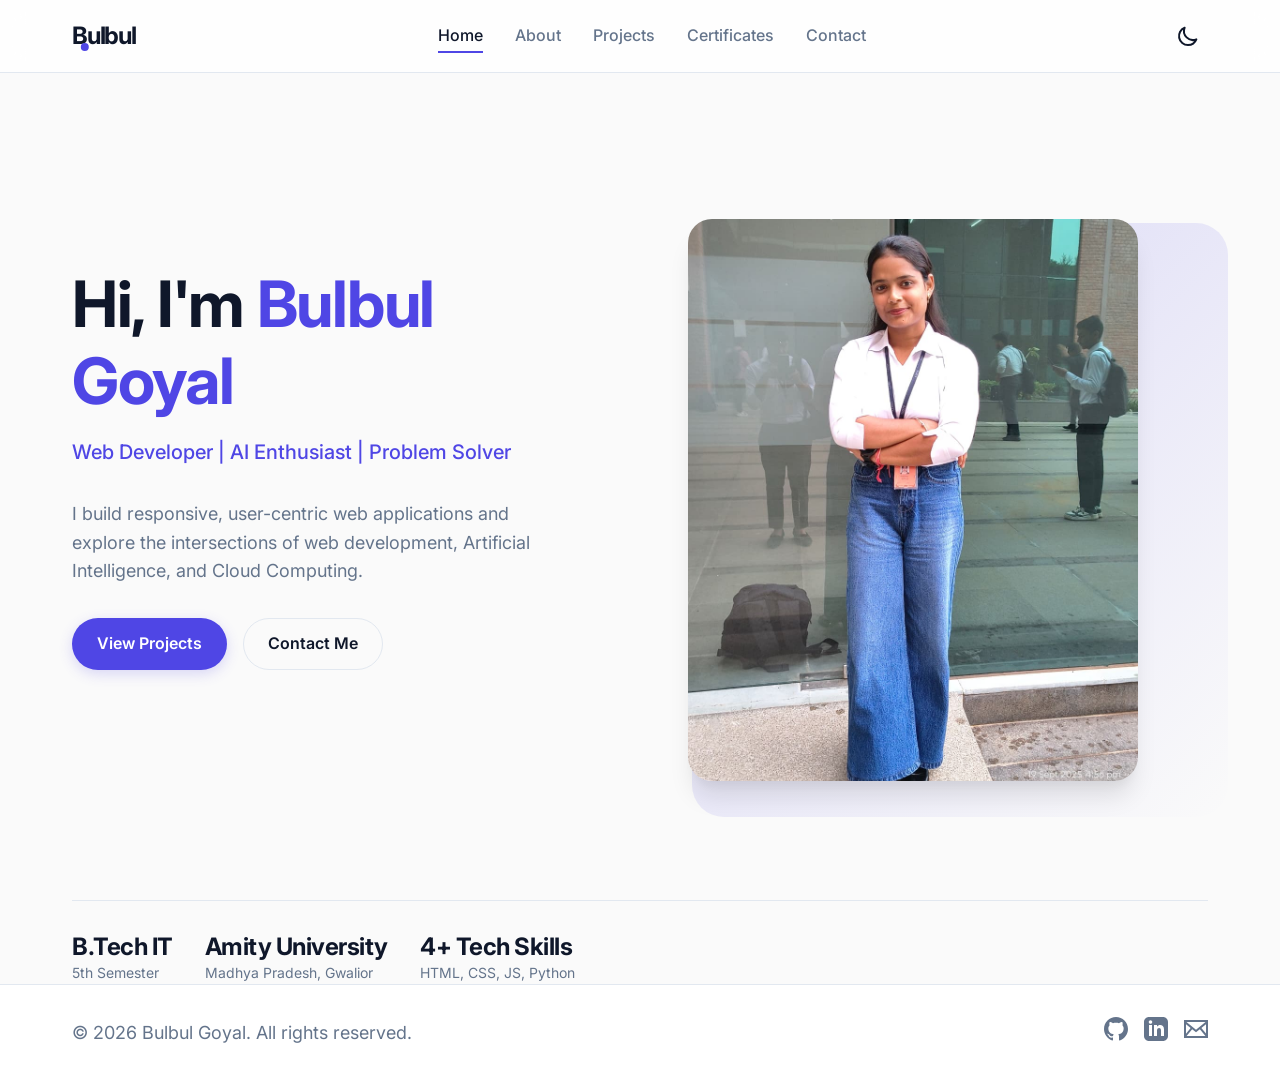
<file: index.html>
<!DOCTYPE html>
<html lang="en">
<head>
    <meta charset="UTF-8">
    <meta name="viewport" content="width=device-width, initial-scale=1.0">
    <title>Bulbul Goyal | Web Developer & AI Enthusiast</title>
    <meta name="description" content="Portfolio of Bulbul Goyal, a B.Tech IT student and Web Developer specializing in Python, HTML, CSS, JavaScript and AI.">
    <meta name="keywords" content="Bulbul Goyal, Web Developer, Portfolio, Python, JavaScript, HTML, CSS, AI, Amity University">
    <meta name="author" content="Bulbul Goyal">
    
    <!-- Open Graph tags -->
    <meta property="og:title" content="Bulbul Goyal | Web Developer">
    <meta property="og:description" content="Portfolio of Bulbul Goyal, specializing in web development and problem solving.">
    <meta property="og:type" content="website">
    
    <link rel="stylesheet" href="style.css">
</head>
<body>

    <!-- Header / Navbar -->
    <header>
        <div class="container nav-container">
            <a href="index.html" class="logo" aria-label="Bulbul Goyal Home">Bulbul</a>
            
            <nav id="nav-links" class="nav-links" aria-label="Main Navigation">
                <a href="index.html" class="active" aria-current="page">Home</a>
                <a href="about.html">About</a>
                <a href="projects.html">Projects</a>
                <a href="certificates.html">Certificates</a>
                <a href="contact.html">Contact</a>
            </nav>
            
            <div style="display: flex; gap: 1rem; align-items: center;">
                <button id="theme-toggle" class="theme-toggle" aria-label="Toggle Light/Dark Mode" title="Toggle Theme">
                    <!-- Icon injected via JS -->
                </button>
                <button id="mobile-toggle" class="mobile-toggle" aria-label="Toggle Menu" aria-expanded="false" aria-controls="nav-links">
                    <svg xmlns="http://www.w3.org/2000/svg" viewBox="0 0 24 24" fill="none" stroke="currentColor" stroke-width="2" stroke-linecap="round" stroke-linejoin="round">
                        <line x1="3" y1="12" x2="21" y2="12"></line>
                        <line x1="3" y1="6" x2="21" y2="6"></line>
                        <line x1="3" y1="18" x2="21" y2="18"></line>
                    </svg>
                </button>
            </div>
        </div>
    </header>

    <main>
        <section class="hero container">
            <div class="hero-grid">
                <div class="hero-content reveal">
                    <h1>Hi, I'm <span class="text-accent">Bulbul Goyal</span></h1>
                    <span class="hero-role">Web Developer | AI Enthusiast | Problem Solver</span>
                    <p style="margin-bottom: 2rem; max-width: 500px;">
                        I build responsive, user-centric web applications and explore the intersections of web development, Artificial Intelligence, and Cloud Computing.
                    </p>
                    <div class="hero-cta">
                        <a href="projects.html" class="btn btn-primary">View Projects</a>
                        <a href="contact.html" class="btn btn-outline">Contact Me</a>
                    </div>
                </div>
                
                <div class="hero-image-wrapper reveal" style="transition-delay: 0.2s;">
                    <img src="profile.jpg" alt="Bulbul Goyal - Web Developer" class="hero-image" loading="lazy">
                </div>
            </div>
        </section>

        <section class="container reveal">
            <div class="stats-row">
                <div class="stat-item">
                    <h4>B.Tech IT</h4>
                    <p>5th Semester</p>
                </div>
                <div class="stat-item">
                    <h4>Amity University</h4>
                    <p>Madhya Pradesh, Gwalior</p>
                </div>
                <div class="stat-item">
                    <h4>4+ Tech Skills</h4>
                    <p>HTML, CSS, JS, Python</p>
                </div>
            </div>
        </section>
    </main>

    <!-- Footer -->
    <footer>
        <div class="container footer-content">
            <p>&copy; 2026 Bulbul Goyal. All rights reserved.</p>
            <div class="social-links">
                <a href="https://github.com/bulbulgoyal12" target="_blank" rel="noopener noreferrer" aria-label="GitHub">
                    <svg xmlns="http://www.w3.org/2000/svg" viewBox="0 0 24 24"><path d="M12 0c-6.626 0-12 5.373-12 12 0 5.302 3.438 9.8 8.207 11.387.599.111.793-.261.793-.577v-2.234c-3.338.726-4.033-1.416-4.033-1.416-.546-1.387-1.333-1.756-1.333-1.756-1.089-.745.083-.729.083-.729 1.205.084 1.839 1.237 1.839 1.237 1.07 1.834 2.807 1.304 3.492.997.107-.775.418-1.305.762-1.604-2.665-.305-5.467-1.334-5.467-5.931 0-1.311.469-2.381 1.236-3.221-.124-.303-.535-1.524.117-3.176 0 0 1.008-.322 3.301 1.23.957-.266 1.983-.399 3.003-.404 1.02.005 2.047.138 3.006.404 2.291-1.552 3.297-1.23 3.297-1.23.653 1.653.242 2.874.118 3.176.77.84 1.235 1.911 1.235 3.221 0 4.609-2.807 5.624-5.479 5.921.43.372.823 1.102.823 2.222v3.293c0 .319.192.694.801.576 4.765-1.589 8.199-6.086 8.199-11.386 0-6.627-5.373-12-12-12z"/></svg>
                </a>
                <a href="https://www.linkedin.com/in/bulbul-goyal-6a5523364" target="_blank" rel="noopener noreferrer" aria-label="LinkedIn">
                    <svg xmlns="http://www.w3.org/2000/svg" viewBox="0 0 24 24"><path d="M19 0h-14c-2.761 0-5 2.239-5 5v14c0 2.761 2.239 5 5 5h14c2.762 0 5-2.239 5-5v-14c0-2.761-2.238-5-5-5zm-11 19h-3v-11h3v11zm-1.5-12.268c-.966 0-1.75-.79-1.75-1.764s.784-1.764 1.75-1.764 1.75.79 1.75 1.764-.783 1.764-1.75 1.764zm13.5 12.268h-3v-5.604c0-3.368-4-3.113-4 0v5.604h-3v-11h3v1.765c1.396-2.586 7-2.777 7 2.476v6.759z"/></svg>
                </a>
                <a href="mailto:goyalbulbul40@gmail.com" aria-label="Email">
                    <svg xmlns="http://www.w3.org/2000/svg" viewBox="0 0 24 24"><path d="M0 3v18h24v-18h-24zm6.623 7.929l-4.623 5.712v-9.458l4.623 3.746zm-4.141-5.929h19.035l-9.517 7.713-9.518-7.713zm5.694 7.188l3.824 3.099 3.83-3.104 5.612 6.817h-18.866l5.6-6.812zm9.208-1.264l4.616-3.741v9.348l-4.616-5.607z"/></svg>
                </a>
            </div>
        </div>
    </footer>

    <script src="script.js"></script>
</body>
</html>
</file>
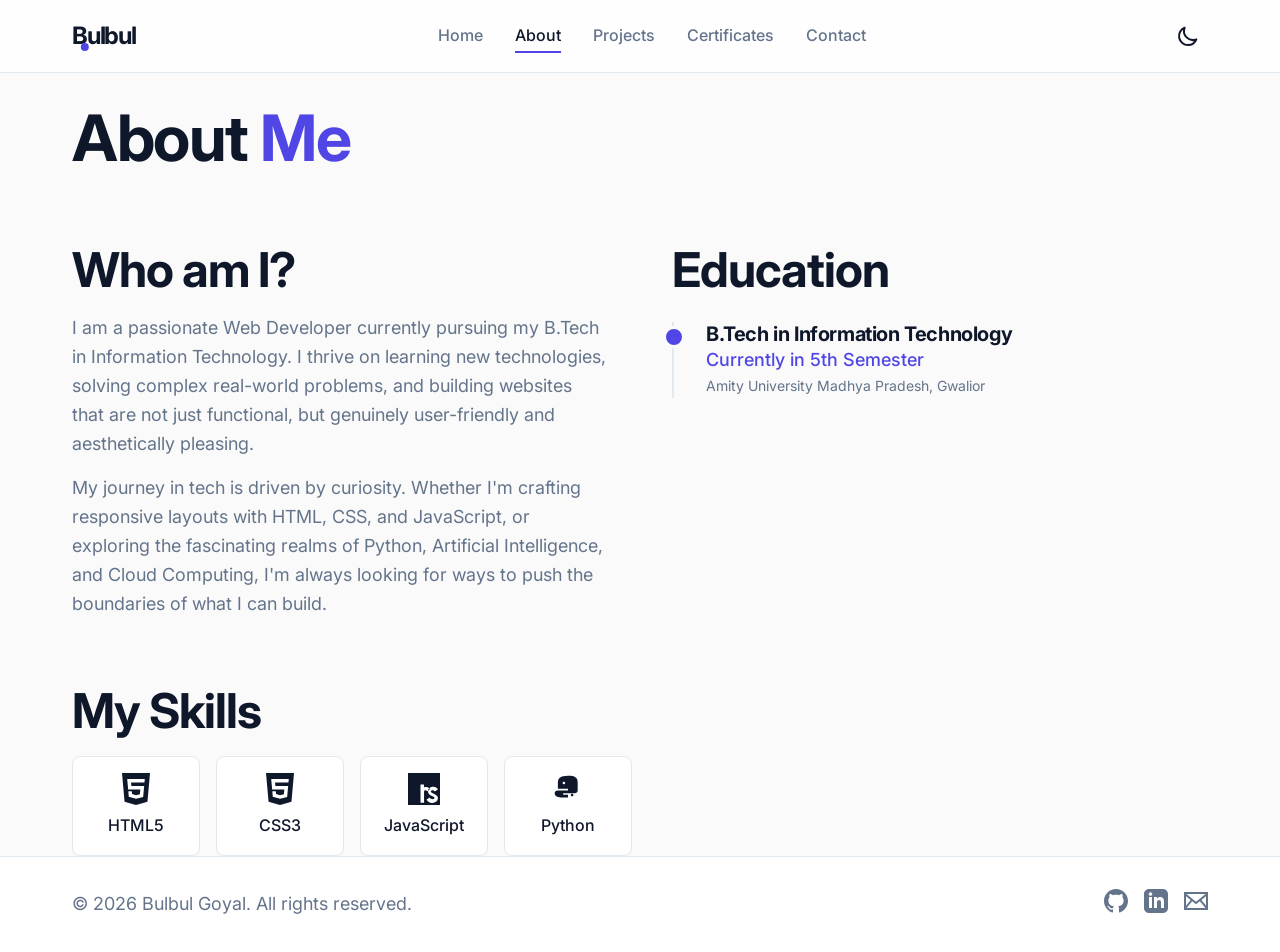
<file: about.html>
<!DOCTYPE html>
<html lang="en">
<head>
    <meta charset="UTF-8">
    <meta name="viewport" content="width=device-width, initial-scale=1.0">
    <title>About | Bulbul Goyal</title>
    <meta name="description" content="Learn more about Bulbul Goyal, a Web Developer studying B.Tech Information Technology at Amity University.">
    <meta name="author" content="Bulbul Goyal">
    <link rel="stylesheet" href="style.css">
</head>
<body>

    <!-- Header / Navbar -->
    <header>
        <div class="container nav-container">
            <a href="index.html" class="logo" aria-label="Bulbul Goyal Home">Bulbul</a>
            
            <nav id="nav-links" class="nav-links" aria-label="Main Navigation">
                <a href="index.html">Home</a>
                <a href="about.html" class="active" aria-current="page">About</a>
                <a href="projects.html">Projects</a>
                <a href="certificates.html">Certificates</a>
                <a href="contact.html">Contact</a>
            </nav>
            
            <div style="display: flex; gap: 1rem; align-items: center;">
                <button id="theme-toggle" class="theme-toggle" aria-label="Toggle Light/Dark Mode" title="Toggle Theme"></button>
                <button id="mobile-toggle" class="mobile-toggle" aria-label="Toggle Menu" aria-expanded="false" aria-controls="nav-links">
                    <svg xmlns="http://www.w3.org/2000/svg" viewBox="0 0 24 24" fill="none" stroke="currentColor" stroke-width="2" stroke-linecap="round" stroke-linejoin="round">
                        <line x1="3" y1="12" x2="21" y2="12"></line>
                        <line x1="3" y1="6" x2="21" y2="6"></line>
                        <line x1="3" y1="18" x2="21" y2="18"></line>
                    </svg>
                </button>
            </div>
        </div>
    </header>

    <main>
        <section class="container">
            <h1 class="reveal">About <span class="text-accent">Me</span></h1>
            
            <div class="about-grid">
                <div class="reveal" style="transition-delay: 0.1s;">
                    <h2>Who am I?</h2>
                    <p style="margin-top: 1rem;">
                        I am a passionate Web Developer currently pursuing my B.Tech in Information Technology. I thrive on learning new technologies, solving complex real-world problems, and building websites that are not just functional, but genuinely user-friendly and aesthetically pleasing.
                    </p>
                    <p style="margin-top: 1rem;">
                        My journey in tech is driven by curiosity. Whether I'm crafting responsive layouts with HTML, CSS, and JavaScript, or exploring the fascinating realms of Python, Artificial Intelligence, and Cloud Computing, I'm always looking for ways to push the boundaries of what I can build.
                    </p>
                </div>
                
                <div class="reveal" style="transition-delay: 0.2s;">
                    <h2>Education</h2>
                    <div class="timeline" style="margin-top: 1.5rem;">
                        <div class="timeline-item">
                            <h3 style="font-size: 1.25rem;">B.Tech in Information Technology</h3>
                            <p class="text-accent" style="font-weight: 500;">Currently in 5th Semester</p>
                            <p style="font-size: 0.875rem;">Amity University Madhya Pradesh, Gwalior</p>
                        </div>
                    </div>
                </div>
            </div>

            <div class="reveal" style="margin-top: 4rem; transition-delay: 0.3s;">
                <h2>My Skills</h2>
                <div class="skills-grid">
                    <div class="skill-chip">
                        <svg viewBox="0 0 24 24"><path d="M1.5 0h21l-1.91 21.563L11.977 24l-8.564-2.438L1.5 0zm7.031 9.75l-.232-2.718 10.059.003.23-2.622L5.412 4.41l.698 8.01h9.126l-.326 3.426-2.91.804-2.955-.81-.188-2.11H6.248l.33 4.171L12 19.351l5.379-1.443.744-8.157H8.531z"/></svg>
                        HTML5
                    </div>
                    <div class="skill-chip">
                        <svg viewBox="0 0 24 24"><path d="M1.5 0h21l-1.91 21.563L11.977 24l-8.565-2.438L1.5 0zm17.09 4.412H5.41l.698 8.01h9.126l-.326 3.426-2.91.804-2.955-.81-.188-2.11H6.248l.33 4.171L12 19.351l5.379-1.443.744-8.157H8.531l-.232-2.718 10.059.003.23-2.624z"/></svg>
                        CSS3
                    </div>
                    <div class="skill-chip">
                        <svg viewBox="0 0 24 24"><path d="M0 0h24v24H0V0zm22.034 18.276c-.175-1.095-.888-2.015-3.003-2.873-.736-.345-1.554-.585-1.797-1.14-.091-.33-.105-.51-.046-.705.15-.463.695-.66 1.313-.66.68 0 1.251.275 1.5.86l.06.142 2.37-1.492-.046-.089c-.615-1.14-1.712-1.92-3.348-1.92-2.206 0-4.04 1.155-4.04 3.51 0 1.875 1.411 2.655 2.942 3.3.735.315 1.62.585 1.824 1.155.075.24.09.435.03.6-.165.465-.78.69-1.425.69-.87 0-1.575-.36-1.92-1.095l-.075-.165-2.43 1.485.06.135c.706 1.47 2.132 2.4 4.098 2.4 2.507 0 4.292-1.275 4.292-3.615.015-.81-.21-1.635-.36-1.882zM11.968 11.4c0-1.29-.015-2.265-.015-2.82h-2.58v10.335c0 1.14.075 2.505.075 3.39h2.64c-.015-.75-.06-1.455-.06-2.505v-5.61c0-.495.15-.81.42-.99.3-.18.735-.24 1.14-.15.42.105.78.36 1.05.72l1.92-1.845c-.645-.735-1.485-1.2-2.49-1.38-.63-.12-1.29-.075-1.89.15-.12.045-.21.105-.21.21z"/></svg>
                        JavaScript
                    </div>
                    <div class="skill-chip">
                        <svg viewBox="0 0 24 24"><path d="M12.001 2c-2.738 0-5.18.528-6.386 1.83C4.417 5.122 4.417 6.463 4.417 8.35v3.473h7.585v1.272H4.417c-1.422 0-2.399.712-2.399 2.052 0 1.627 1.082 2.628 3.557 3.018.665.105 1.439.157 2.426.157h4.001v-2.072H8.384v-1.127h8.498c1.391 0 2.376-.713 2.376-2.053v-5.016c0-1.887 0-3.228-1.198-4.52C16.864 2.228 14.542 2 12.001 2zm-3.084 4.543c.531 0 .963.432.963.963 0 .532-.432.964-.963.964a.964.964 0 0 1-.963-.964c0-.531.432-.963.963-.963zm6.168 10.914c-.531 0-.963-.432-.963-.964 0-.531.432-.963.963-.963.532 0 .964.432.964.963 0 .532-.432.964-.964.964z"/></svg>
                        Python
                    </div>
                </div>
            </div>
        </section>
    </main>

    <!-- Footer -->
    <footer>
        <div class="container footer-content">
            <p>&copy; 2026 Bulbul Goyal. All rights reserved.</p>
            <div class="social-links">
                <a href="https://github.com/bulbulgoyal12" target="_blank" rel="noopener noreferrer" aria-label="GitHub">
                    <svg xmlns="http://www.w3.org/2000/svg" viewBox="0 0 24 24"><path d="M12 0c-6.626 0-12 5.373-12 12 0 5.302 3.438 9.8 8.207 11.387.599.111.793-.261.793-.577v-2.234c-3.338.726-4.033-1.416-4.033-1.416-.546-1.387-1.333-1.756-1.333-1.756-1.089-.745.083-.729.083-.729 1.205.084 1.839 1.237 1.839 1.237 1.07 1.834 2.807 1.304 3.492.997.107-.775.418-1.305.762-1.604-2.665-.305-5.467-1.334-5.467-5.931 0-1.311.469-2.381 1.236-3.221-.124-.303-.535-1.524.117-3.176 0 0 1.008-.322 3.301 1.23.957-.266 1.983-.399 3.003-.404 1.02.005 2.047.138 3.006.404 2.291-1.552 3.297-1.23 3.297-1.23.653 1.653.242 2.874.118 3.176.77.84 1.235 1.911 1.235 3.221 0 4.609-2.807 5.624-5.479 5.921.43.372.823 1.102.823 2.222v3.293c0 .319.192.694.801.576 4.765-1.589 8.199-6.086 8.199-11.386 0-6.627-5.373-12-12-12z"/></svg>
                </a>
                <a href="https://www.linkedin.com/in/bulbul-goyal-6a5523364" target="_blank" rel="noopener noreferrer" aria-label="LinkedIn">
                    <svg xmlns="http://www.w3.org/2000/svg" viewBox="0 0 24 24"><path d="M19 0h-14c-2.761 0-5 2.239-5 5v14c0 2.761 2.239 5 5 5h14c2.762 0 5-2.239 5-5v-14c0-2.761-2.238-5-5-5zm-11 19h-3v-11h3v11zm-1.5-12.268c-.966 0-1.75-.79-1.75-1.764s.784-1.764 1.75-1.764 1.75.79 1.75 1.764-.783 1.764-1.75 1.764zm13.5 12.268h-3v-5.604c0-3.368-4-3.113-4 0v5.604h-3v-11h3v1.765c1.396-2.586 7-2.777 7 2.476v6.759z"/></svg>
                </a>
                <a href="mailto:goyalbulbul40@gmail.com" aria-label="Email">
                    <svg xmlns="http://www.w3.org/2000/svg" viewBox="0 0 24 24"><path d="M0 3v18h24v-18h-24zm6.623 7.929l-4.623 5.712v-9.458l4.623 3.746zm-4.141-5.929h19.035l-9.517 7.713-9.518-7.713zm5.694 7.188l3.824 3.099 3.83-3.104 5.612 6.817h-18.866l5.6-6.812zm9.208-1.264l4.616-3.741v9.348l-4.616-5.607z"/></svg>
                </a>
            </div>
        </div>
    </footer>

    <script src="script.js"></script>
</body>
</html>
</file>
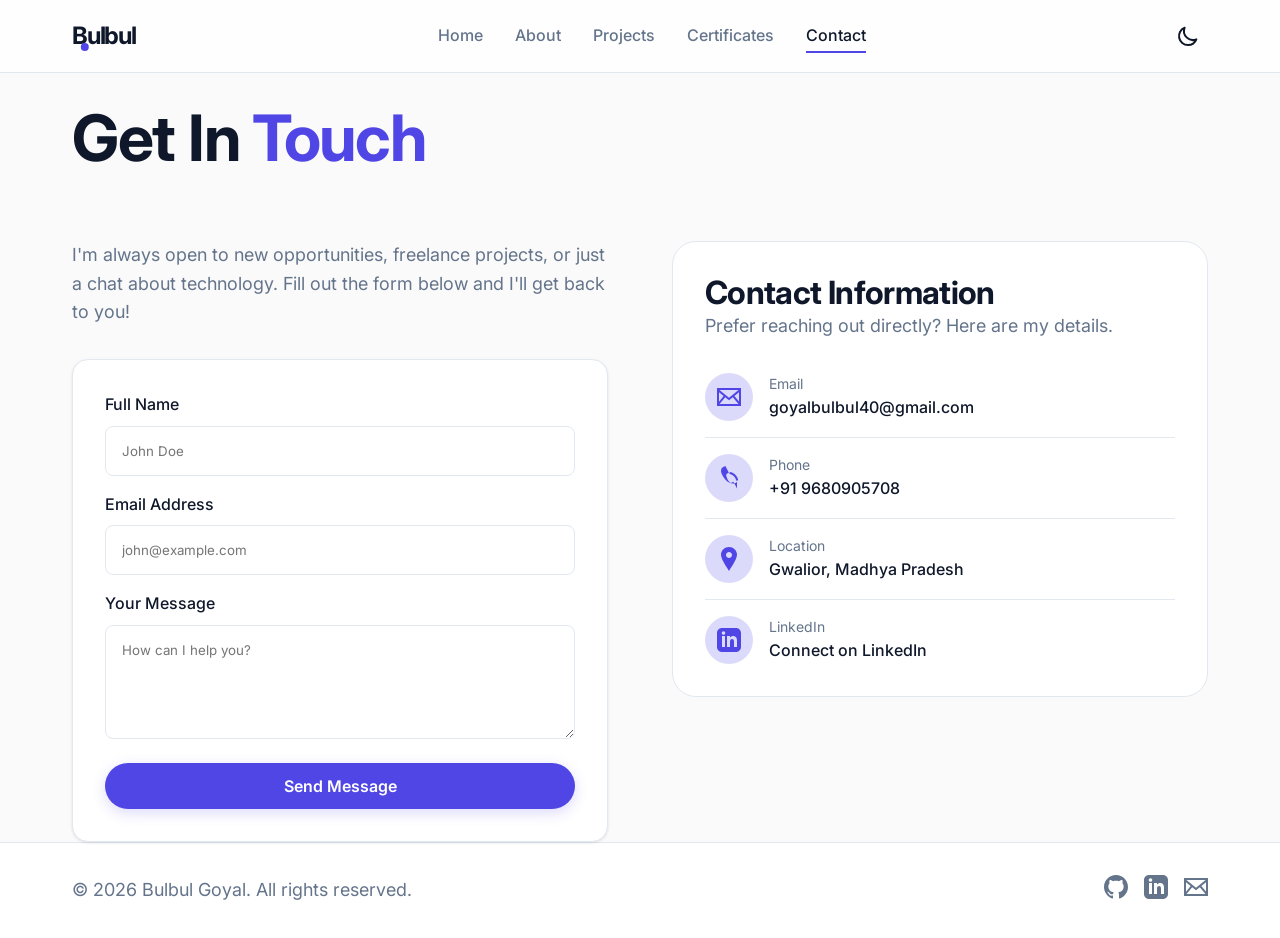
<file: contact.html>
<!DOCTYPE html>
<html lang="en">
<head>
    <meta charset="UTF-8">
    <meta name="viewport" content="width=device-width, initial-scale=1.0">
    <title>Contact | Bulbul Goyal</title>
    <meta name="description" content="Get in touch with Bulbul Goyal for web development projects and opportunities.">
    <meta name="author" content="Bulbul Goyal">
    <link rel="stylesheet" href="style.css">
</head>
<body>

    <!-- Header / Navbar -->
    <header>
        <div class="container nav-container">
            <a href="index.html" class="logo" aria-label="Bulbul Goyal Home">Bulbul</a>
            
            <nav id="nav-links" class="nav-links" aria-label="Main Navigation">
                <a href="index.html">Home</a>
                <a href="about.html">About</a>
                <a href="projects.html">Projects</a>
                <a href="certificates.html">Certificates</a>
                <a href="contact.html" class="active" aria-current="page">Contact</a>
            </nav>
            
            <div style="display: flex; gap: 1rem; align-items: center;">
                <button id="theme-toggle" class="theme-toggle" aria-label="Toggle Light/Dark Mode" title="Toggle Theme"></button>
                <button id="mobile-toggle" class="mobile-toggle" aria-label="Toggle Menu" aria-expanded="false" aria-controls="nav-links">
                    <svg xmlns="http://www.w3.org/2000/svg" viewBox="0 0 24 24" fill="none" stroke="currentColor" stroke-width="2" stroke-linecap="round" stroke-linejoin="round">
                        <line x1="3" y1="12" x2="21" y2="12"></line>
                        <line x1="3" y1="6" x2="21" y2="6"></line>
                        <line x1="3" y1="18" x2="21" y2="18"></line>
                    </svg>
                </button>
            </div>
        </div>
    </header>

    <main>
        <section class="container">
            <h1 class="reveal">Get In <span class="text-accent">Touch</span></h1>
            
            <div class="contact-grid">
                <!-- Contact Form -->
                <div class="reveal" style="transition-delay: 0.1s;">
                    <p style="margin-bottom: 2rem;">
                        I'm always open to new opportunities, freelance projects, or just a chat about technology. Fill out the form below and I'll get back to you!
                    </p>
                    
                    <form action="#" method="POST" class="card" onsubmit="event.preventDefault(); alert('Form submission simulated! Backend not connected.');">
                        <div class="form-group">
                            <label for="name" class="form-label">Full Name</label>
                            <input type="text" id="name" name="name" class="form-control" required aria-required="true" placeholder="John Doe">
                        </div>
                        
                        <div class="form-group">
                            <label for="email" class="form-label">Email Address</label>
                            <input type="email" id="email" name="email" class="form-control" required aria-required="true" placeholder="john@example.com">
                        </div>
                        
                        <div class="form-group">
                            <label for="message" class="form-label">Your Message</label>
                            <textarea id="message" name="message" class="form-control" rows="5" required aria-required="true" placeholder="How can I help you?"></textarea>
                        </div>
                        
                        <button type="submit" class="btn btn-primary" style="width: 100%;">Send Message</button>
                    </form>
                </div>
                
                <!-- Contact Info -->
                <div class="reveal" style="transition-delay: 0.2s;">
                    <div class="contact-info-panel">
                        <h3>Contact Information</h3>
                        <p style="margin-bottom: 2rem;">Prefer reaching out directly? Here are my details.</p>
                        
                        <div class="contact-item">
                            <div class="contact-icon">
                                <svg viewBox="0 0 24 24"><path d="M0 3v18h24v-18h-24zm6.623 7.929l-4.623 5.712v-9.458l4.623 3.746zm-4.141-5.929h19.035l-9.517 7.713-9.518-7.713zm5.694 7.188l3.824 3.099 3.83-3.104 5.612 6.817h-18.866l5.6-6.812zm9.208-1.264l4.616-3.741v9.348l-4.616-5.607z"/></svg>
                            </div>
                            <div>
                                <span style="display: block; font-size: 0.875rem; color: var(--text-muted);">Email</span>
                                <a href="mailto:goyalbulbul40@gmail.com" style="font-weight: 500;">goyalbulbul40@gmail.com</a>
                            </div>
                        </div>
                        
                        <div class="contact-item">
                            <div class="contact-icon">
                                <svg viewBox="0 0 24 24"><path d="M20 22.621l-3.521-6.795c-.008.004-1.974.97-2.064 1.011-2.24 1.086-6.799-7.82-4.609-8.994l2.083-1.022-3.498-6.82-2.108 1.039c-1.11.545-2.28 1.58-2.28 3.96 0 2.451 3.204 8.795 7.625 11.236 2.148 1.182 4.195 1.597 5.86 1.057 1.838-.598 2.523-1.666 2.523-1.666l-.011.006zm-7.619-14.733c3.551.493 6.326 3.238 6.85 6.788l1.968-.456c-.636-4.321-3.996-7.643-8.361-8.3z"/></svg>
                            </div>
                            <div>
                                <span style="display: block; font-size: 0.875rem; color: var(--text-muted);">Phone</span>
                                <a href="tel:+919680905708" style="font-weight: 500;">+91 9680905708</a>
                            </div>
                        </div>
                        
                        <div class="contact-item">
                            <div class="contact-icon">
                                <svg viewBox="0 0 24 24"><path d="M12 0c-4.198 0-8 3.403-8 7.602 0 4.198 3.469 9.21 8 16.398 4.531-7.188 8-12.2 8-16.398 0-4.199-3.801-7.602-8-7.602zm0 11c-1.657 0-3-1.343-3-3s1.343-3 3-3 3 1.343 3 3-1.343 3-3 3z"/></svg>
                            </div>
                            <div>
                                <span style="display: block; font-size: 0.875rem; color: var(--text-muted);">Location</span>
                                <span style="font-weight: 500;">Gwalior, Madhya Pradesh</span>
                            </div>
                        </div>
                        
                        <div class="contact-item" style="border: none;">
                            <div class="contact-icon">
                                <svg viewBox="0 0 24 24"><path d="M19 0h-14c-2.761 0-5 2.239-5 5v14c0 2.761 2.239 5 5 5h14c2.762 0 5-2.239 5-5v-14c0-2.761-2.238-5-5-5zm-11 19h-3v-11h3v11zm-1.5-12.268c-.966 0-1.75-.79-1.75-1.764s.784-1.764 1.75-1.764 1.75.79 1.75 1.764-.783 1.764-1.75 1.764zm13.5 12.268h-3v-5.604c0-3.368-4-3.113-4 0v5.604h-3v-11h3v1.765c1.396-2.586 7-2.777 7 2.476v6.759z"/></svg>
                            </div>
                            <div>
                                <span style="display: block; font-size: 0.875rem; color: var(--text-muted);">LinkedIn</span>
                                <a href="https://www.linkedin.com/in/bulbul-goyal-6a5523364" target="_blank" rel="noopener noreferrer" style="font-weight: 500;">Connect on LinkedIn</a>
                            </div>
                        </div>
                    </div>
                </div>
            </div>
        </section>
    </main>

    <!-- Footer -->
    <footer>
        <div class="container footer-content">
            <p>&copy; 2026 Bulbul Goyal. All rights reserved.</p>
            <div class="social-links">
                <a href="https://github.com/bulbulgoyal12" target="_blank" rel="noopener noreferrer" aria-label="GitHub">
                    <svg xmlns="http://www.w3.org/2000/svg" viewBox="0 0 24 24"><path d="M12 0c-6.626 0-12 5.373-12 12 0 5.302 3.438 9.8 8.207 11.387.599.111.793-.261.793-.577v-2.234c-3.338.726-4.033-1.416-4.033-1.416-.546-1.387-1.333-1.756-1.333-1.756-1.089-.745.083-.729.083-.729 1.205.084 1.839 1.237 1.839 1.237 1.07 1.834 2.807 1.304 3.492.997.107-.775.418-1.305.762-1.604-2.665-.305-5.467-1.334-5.467-5.931 0-1.311.469-2.381 1.236-3.221-.124-.303-.535-1.524.117-3.176 0 0 1.008-.322 3.301 1.23.957-.266 1.983-.399 3.003-.404 1.02.005 2.047.138 3.006.404 2.291-1.552 3.297-1.23 3.297-1.23.653 1.653.242 2.874.118 3.176.77.84 1.235 1.911 1.235 3.221 0 4.609-2.807 5.624-5.479 5.921.43.372.823 1.102.823 2.222v3.293c0 .319.192.694.801.576 4.765-1.589 8.199-6.086 8.199-11.386 0-6.627-5.373-12-12-12z"/></svg>
                </a>
                <a href="https://www.linkedin.com/in/bulbul-goyal-6a5523364" target="_blank" rel="noopener noreferrer" aria-label="LinkedIn">
                    <svg xmlns="http://www.w3.org/2000/svg" viewBox="0 0 24 24"><path d="M19 0h-14c-2.761 0-5 2.239-5 5v14c0 2.761 2.239 5 5 5h14c2.762 0 5-2.239 5-5v-14c0-2.761-2.238-5-5-5zm-11 19h-3v-11h3v11zm-1.5-12.268c-.966 0-1.75-.79-1.75-1.764s.784-1.764 1.75-1.764 1.75.79 1.75 1.764-.783 1.764-1.75 1.764zm13.5 12.268h-3v-5.604c0-3.368-4-3.113-4 0v5.604h-3v-11h3v1.765c1.396-2.586 7-2.777 7 2.476v6.759z"/></svg>
                </a>
                <a href="mailto:goyalbulbul40@gmail.com" aria-label="Email">
                    <svg xmlns="http://www.w3.org/2000/svg" viewBox="0 0 24 24"><path d="M0 3v18h24v-18h-24zm6.623 7.929l-4.623 5.712v-9.458l4.623 3.746zm-4.141-5.929h19.035l-9.517 7.713-9.518-7.713zm5.694 7.188l3.824 3.099 3.83-3.104 5.612 6.817h-18.866l5.6-6.812zm9.208-1.264l4.616-3.741v9.348l-4.616-5.607z"/></svg>
                </a>
            </div>
        </div>
    </footer>

    <script src="script.js"></script>
</body>
</html>
</file>
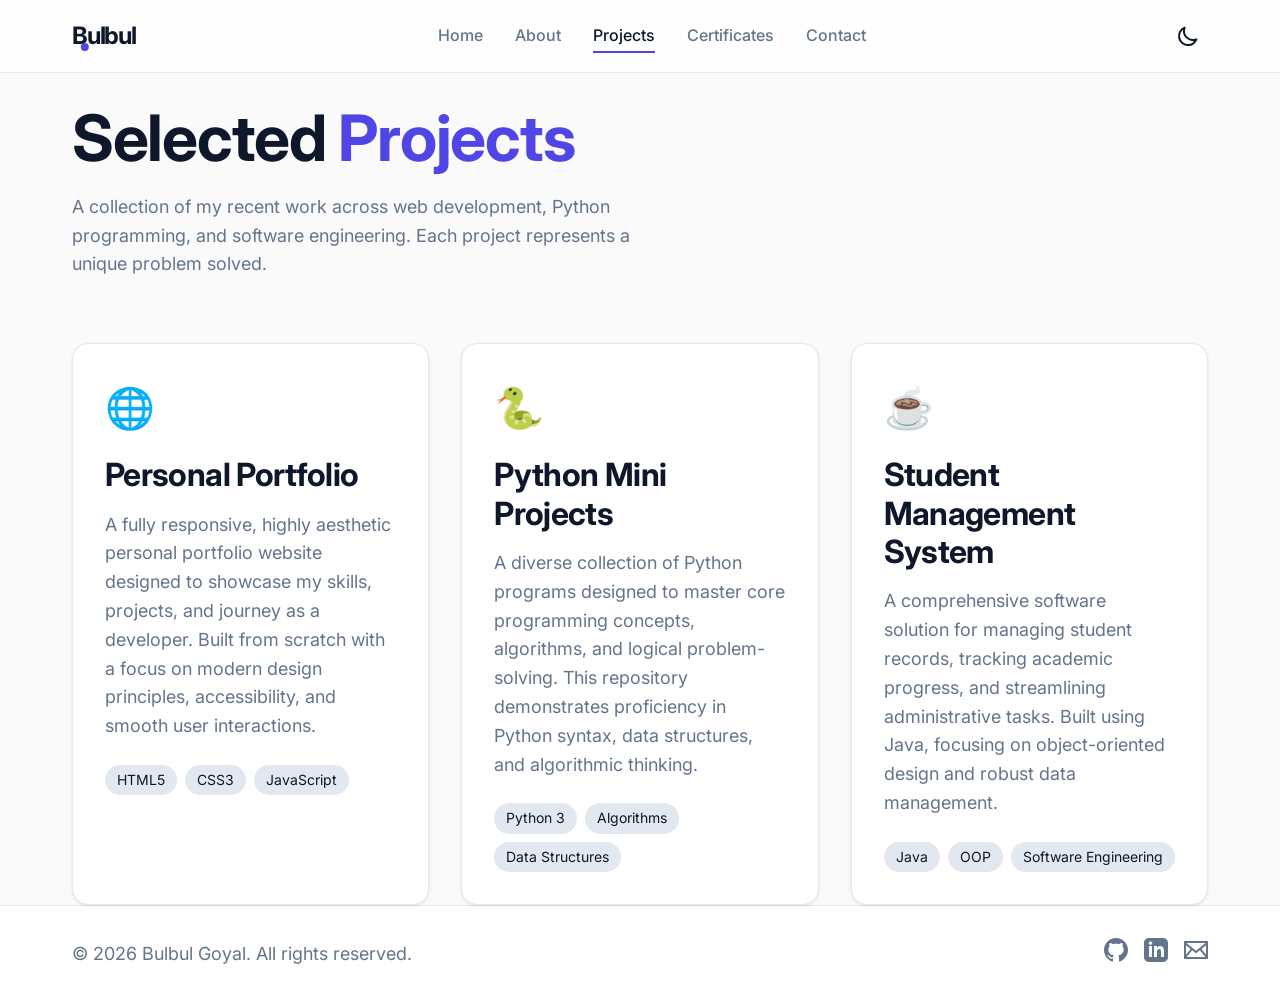
<file: projects.html>
<!DOCTYPE html>
<html lang="en">
<head>
    <meta charset="UTF-8">
    <meta name="viewport" content="width=device-width, initial-scale=1.0">
    <title>Projects | Bulbul Goyal</title>
    <meta name="description" content="View the web development, Python, and Java projects built by Bulbul Goyal.">
    <meta name="author" content="Bulbul Goyal">
    <link rel="stylesheet" href="style.css">
</head>
<body>

    <!-- Header / Navbar -->
    <header>
        <div class="container nav-container">
            <a href="index.html" class="logo" aria-label="Bulbul Goyal Home">Bulbul</a>
            
            <nav id="nav-links" class="nav-links" aria-label="Main Navigation">
                <a href="index.html">Home</a>
                <a href="about.html">About</a>
                <a href="projects.html" class="active" aria-current="page">Projects</a>
                <a href="certificates.html">Certificates</a>
                <a href="contact.html">Contact</a>
            </nav>
            
            <div style="display: flex; gap: 1rem; align-items: center;">
                <button id="theme-toggle" class="theme-toggle" aria-label="Toggle Light/Dark Mode" title="Toggle Theme"></button>
                <button id="mobile-toggle" class="mobile-toggle" aria-label="Toggle Menu" aria-expanded="false" aria-controls="nav-links">
                    <svg xmlns="http://www.w3.org/2000/svg" viewBox="0 0 24 24" fill="none" stroke="currentColor" stroke-width="2" stroke-linecap="round" stroke-linejoin="round">
                        <line x1="3" y1="12" x2="21" y2="12"></line>
                        <line x1="3" y1="6" x2="21" y2="6"></line>
                        <line x1="3" y1="18" x2="21" y2="18"></line>
                    </svg>
                </button>
            </div>
        </div>
    </header>

    <main>
        <section class="container">
            <h1 class="reveal">Selected <span class="text-accent">Projects</span></h1>
            <p class="reveal" style="margin-top: 1rem; max-width: 600px; transition-delay: 0.1s;">
                A collection of my recent work across web development, Python programming, and software engineering. Each project represents a unique problem solved.
            </p>

            <div class="projects-grid">
                <!-- Project 1 -->
                <article class="card reveal" style="transition-delay: 0.2s;">
                    <div class="project-icon">🌐</div>
                    <h3>Personal Portfolio</h3>
                    <p style="margin: 1rem 0;">
                        A fully responsive, highly aesthetic personal portfolio website designed to showcase my skills, projects, and journey as a developer. Built from scratch with a focus on modern design principles, accessibility, and smooth user interactions.
                    </p>
                    <div style="display: flex; gap: 0.5rem; margin-top: 1.5rem; flex-wrap: wrap;">
                        <span style="font-size: 0.875rem; background: var(--border); padding: 0.25rem 0.75rem; border-radius: 999px;">HTML5</span>
                        <span style="font-size: 0.875rem; background: var(--border); padding: 0.25rem 0.75rem; border-radius: 999px;">CSS3</span>
                        <span style="font-size: 0.875rem; background: var(--border); padding: 0.25rem 0.75rem; border-radius: 999px;">JavaScript</span>
                    </div>
                </article>

                <!-- Project 2 -->
                <article class="card reveal" style="transition-delay: 0.3s;">
                    <div class="project-icon">🐍</div>
                    <h3>Python Mini Projects</h3>
                    <p style="margin: 1rem 0;">
                        A diverse collection of Python programs designed to master core programming concepts, algorithms, and logical problem-solving. This repository demonstrates proficiency in Python syntax, data structures, and algorithmic thinking.
                    </p>
                    <div style="display: flex; gap: 0.5rem; margin-top: 1.5rem; flex-wrap: wrap;">
                        <span style="font-size: 0.875rem; background: var(--border); padding: 0.25rem 0.75rem; border-radius: 999px;">Python 3</span>
                        <span style="font-size: 0.875rem; background: var(--border); padding: 0.25rem 0.75rem; border-radius: 999px;">Algorithms</span>
                        <span style="font-size: 0.875rem; background: var(--border); padding: 0.25rem 0.75rem; border-radius: 999px;">Data Structures</span>
                    </div>
                </article>

                <!-- Project 3 -->
                <article class="card reveal" style="transition-delay: 0.4s;">
                    <div class="project-icon">☕</div>
                    <h3>Student Management System</h3>
                    <p style="margin: 1rem 0;">
                        A comprehensive software solution for managing student records, tracking academic progress, and streamlining administrative tasks. Built using Java, focusing on object-oriented design and robust data management.
                    </p>
                    <div style="display: flex; gap: 0.5rem; margin-top: 1.5rem; flex-wrap: wrap;">
                        <span style="font-size: 0.875rem; background: var(--border); padding: 0.25rem 0.75rem; border-radius: 999px;">Java</span>
                        <span style="font-size: 0.875rem; background: var(--border); padding: 0.25rem 0.75rem; border-radius: 999px;">OOP</span>
                        <span style="font-size: 0.875rem; background: var(--border); padding: 0.25rem 0.75rem; border-radius: 999px;">Software Engineering</span>
                    </div>
                </article>
            </div>
        </section>
    </main>

    <!-- Footer -->
    <footer>
        <div class="container footer-content">
            <p>&copy; 2026 Bulbul Goyal. All rights reserved.</p>
            <div class="social-links">
                <a href="https://github.com/bulbulgoyal12" target="_blank" rel="noopener noreferrer" aria-label="GitHub">
                    <svg xmlns="http://www.w3.org/2000/svg" viewBox="0 0 24 24"><path d="M12 0c-6.626 0-12 5.373-12 12 0 5.302 3.438 9.8 8.207 11.387.599.111.793-.261.793-.577v-2.234c-3.338.726-4.033-1.416-4.033-1.416-.546-1.387-1.333-1.756-1.333-1.756-1.089-.745.083-.729.083-.729 1.205.084 1.839 1.237 1.839 1.237 1.07 1.834 2.807 1.304 3.492.997.107-.775.418-1.305.762-1.604-2.665-.305-5.467-1.334-5.467-5.931 0-1.311.469-2.381 1.236-3.221-.124-.303-.535-1.524.117-3.176 0 0 1.008-.322 3.301 1.23.957-.266 1.983-.399 3.003-.404 1.02.005 2.047.138 3.006.404 2.291-1.552 3.297-1.23 3.297-1.23.653 1.653.242 2.874.118 3.176.77.84 1.235 1.911 1.235 3.221 0 4.609-2.807 5.624-5.479 5.921.43.372.823 1.102.823 2.222v3.293c0 .319.192.694.801.576 4.765-1.589 8.199-6.086 8.199-11.386 0-6.627-5.373-12-12-12z"/></svg>
                </a>
                <a href="https://www.linkedin.com/in/bulbul-goyal-6a5523364" target="_blank" rel="noopener noreferrer" aria-label="LinkedIn">
                    <svg xmlns="http://www.w3.org/2000/svg" viewBox="0 0 24 24"><path d="M19 0h-14c-2.761 0-5 2.239-5 5v14c0 2.761 2.239 5 5 5h14c2.762 0 5-2.239 5-5v-14c0-2.761-2.238-5-5-5zm-11 19h-3v-11h3v11zm-1.5-12.268c-.966 0-1.75-.79-1.75-1.764s.784-1.764 1.75-1.764 1.75.79 1.75 1.764-.783 1.764-1.75 1.764zm13.5 12.268h-3v-5.604c0-3.368-4-3.113-4 0v5.604h-3v-11h3v1.765c1.396-2.586 7-2.777 7 2.476v6.759z"/></svg>
                </a>
                <a href="mailto:goyalbulbul40@gmail.com" aria-label="Email">
                    <svg xmlns="http://www.w3.org/2000/svg" viewBox="0 0 24 24"><path d="M0 3v18h24v-18h-24zm6.623 7.929l-4.623 5.712v-9.458l4.623 3.746zm-4.141-5.929h19.035l-9.517 7.713-9.518-7.713zm5.694 7.188l3.824 3.099 3.83-3.104 5.612 6.817h-18.866l5.6-6.812zm9.208-1.264l4.616-3.741v9.348l-4.616-5.607z"/></svg>
                </a>
            </div>
        </div>
    </footer>

    <script src="script.js"></script>
</body>
</html>
</file>
<file: style.css>
@import url('https://fonts.googleapis.com/css2?family=Inter:wght@300;400;500;600;700&display=swap');

/* --- DESIGN SYSTEM & TOKENS --- */
:root {
  /* Light Mode Colors */
  --bg: #fafafa;
  --surface: #ffffff;
  --text-main: #0f172a;
  --text-muted: #64748b;
  --accent: #4f46e5;
  --accent-hover: #4338ca;
  --accent-glow: rgba(79, 70, 229, 0.2);
  --border: #e2e8f0;
  
  /* Layout & Spacing */
  --radius-sm: 0.5rem;
  --radius-md: 1rem;
  --radius-lg: 1.5rem;
  --radius-full: 9999px;
  --space-sm: 0.5rem;
  --space-md: 1rem;
  --space-lg: 2rem;
  --space-xl: 4rem;
  
  /* Utilities */
  --transition: 0.3s cubic-bezier(0.4, 0, 0.2, 1);
  --shadow-sm: 0 1px 3px rgba(0,0,0,0.1);
  --shadow-md: 0 4px 6px -1px rgba(0,0,0,0.1), 0 2px 4px -1px rgba(0,0,0,0.06);
  --shadow-lg: 0 20px 25px -5px rgba(0,0,0,0.1), 0 10px 10px -5px rgba(0,0,0,0.04);
  --glass-bg: rgba(255, 255, 255, 0.8);
}

/* Dark Mode Override */
[data-theme="dark"] {
  --bg: #0b0f19;
  --surface: #111827;
  --text-main: #f8fafc;
  --text-muted: #94a3b8;
  --accent: #6366f1;
  --accent-hover: #818cf8;
  --accent-glow: rgba(99, 102, 241, 0.15);
  --border: #1e293b;
  
  --shadow-sm: 0 1px 3px rgba(0,0,0,0.5);
  --shadow-md: 0 4px 6px -1px rgba(0,0,0,0.4), 0 2px 4px -1px rgba(0,0,0,0.2);
  --shadow-lg: 0 20px 25px -5px rgba(0,0,0,0.4), 0 10px 10px -5px rgba(0,0,0,0.2);
  --glass-bg: rgba(11, 15, 25, 0.8);
}

/* --- RESET & BASE --- */
* {
  margin: 0;
  padding: 0;
  box-sizing: border-box;
}

html {
  font-family: 'Inter', sans-serif;
  scroll-behavior: smooth;
  color: var(--text-main);
  background-color: var(--bg);
  transition: background-color var(--transition), color var(--transition);
}

body {
  line-height: 1.6;
  min-height: 100vh;
  display: flex;
  flex-direction: column;
  overflow-x: hidden;
}

img {
  max-width: 100%;
  display: block;
}

a {
  color: inherit;
  text-decoration: none;
  transition: color var(--transition);
}

ul {
  list-style: none;
}

button, input, textarea {
  font-family: inherit;
}

/* --- TYPOGRAPHY --- */
h1, h2, h3, h4, h5, h6 {
  font-weight: 700;
  line-height: 1.2;
  letter-spacing: -0.02em;
  color: var(--text-main);
}

h1 { font-size: clamp(2.5rem, 5vw, 4rem); }
h2 { font-size: clamp(2rem, 4vw, 3rem); }
h3 { font-size: clamp(1.5rem, 3vw, 2rem); }
p { color: var(--text-muted); font-size: 1.125rem; }

.text-accent { color: var(--accent); }

/* --- LAYOUT UTILITIES --- */
.container {
  width: 100%;
  max-width: 1200px;
  margin: 0 auto;
  padding: 0 var(--space-lg);
}

main {
  flex: 1;
  padding-top: 100px; /* offset for fixed header */
}

section {
  padding: var(--space-xl) 0;
}

/* --- COMPONENTS --- */

/* Header / Navbar */
header {
  position: fixed;
  top: 0;
  left: 0;
  width: 100%;
  z-index: 1000;
  background-color: var(--glass-bg);
  backdrop-filter: blur(12px);
  -webkit-backdrop-filter: blur(12px);
  border-bottom: 1px solid var(--border);
  transition: padding var(--transition), background-color var(--transition);
  padding: var(--space-md) 0;
}

header.scrolled {
  padding: var(--space-sm) 0;
  box-shadow: var(--shadow-sm);
}

.nav-container {
  display: flex;
  justify-content: space-between;
  align-items: center;
}

.logo {
  font-size: 1.5rem;
  font-weight: 700;
  letter-spacing: -0.05em;
  position: relative;
}

.logo::after {
  content: '';
  position: absolute;
  bottom: 0;
  left: 0;
  width: 8px;
  height: 8px;
  background-color: var(--accent);
  border-radius: 50%;
  transform: translate(110%, -50%);
}

.nav-links {
  display: flex;
  gap: var(--space-lg);
  align-items: center;
}

.nav-links a {
  font-weight: 500;
  font-size: 1rem;
  color: var(--text-muted);
  position: relative;
}

.nav-links a:hover,
.nav-links a.active {
  color: var(--text-main);
}

.nav-links a::after {
  content: '';
  position: absolute;
  width: 0;
  height: 2px;
  bottom: -4px;
  left: 0;
  background-color: var(--accent);
  transition: width var(--transition);
}

.nav-links a:hover::after,
.nav-links a.active::after {
  width: 100%;
}

.theme-toggle {
  background: none;
  border: none;
  cursor: pointer;
  color: var(--text-main);
  display: flex;
  align-items: center;
  justify-content: center;
  padding: 0.5rem;
  border-radius: 50%;
  transition: background-color var(--transition);
}

.theme-toggle:hover {
  background-color: var(--border);
}

.theme-toggle svg {
  width: 24px;
  height: 24px;
  fill: currentColor;
}

/* Mobile Menu Toggle */
.mobile-toggle {
  display: none;
  background: none;
  border: none;
  color: var(--text-main);
  cursor: pointer;
}

.mobile-toggle svg {
  width: 28px;
  height: 28px;
}

/* Buttons */
.btn {
  display: inline-flex;
  align-items: center;
  justify-content: center;
  padding: 0.75rem 1.5rem;
  border-radius: var(--radius-full);
  font-weight: 600;
  font-size: 1rem;
  transition: all var(--transition);
  cursor: pointer;
  border: 1px solid transparent;
}

.btn-primary {
  background-color: var(--accent);
  color: #ffffff;
  box-shadow: 0 4px 14px 0 var(--accent-glow);
}

.btn-primary:hover {
  background-color: var(--accent-hover);
  transform: translateY(-2px);
  box-shadow: 0 6px 20px rgba(79, 70, 229, 0.4);
  color: #ffffff;
}

.btn-outline {
  background-color: transparent;
  border-color: var(--border);
  color: var(--text-main);
}

.btn-outline:hover {
  border-color: var(--text-main);
  background-color: var(--surface);
  transform: translateY(-2px);
}

/* Cards */
.card {
  background-color: var(--surface);
  border: 1px solid var(--border);
  border-radius: var(--radius-md);
  padding: var(--space-lg);
  transition: all var(--transition);
  position: relative;
  overflow: hidden;
  box-shadow: var(--shadow-sm);
}

.card:hover {
  transform: translateY(-8px);
  box-shadow: var(--shadow-lg);
  border-color: var(--accent);
}

.card::before {
  content: '';
  position: absolute;
  top: 0;
  left: 0;
  width: 100%;
  height: 4px;
  background: linear-gradient(90deg, var(--accent), var(--accent-hover));
  opacity: 0;
  transition: opacity var(--transition);
}

.card:hover::before {
  opacity: 1;
}

/* Forms */
.form-group {
  margin-bottom: var(--space-md);
}

.form-label {
  display: block;
  font-weight: 500;
  margin-bottom: 0.5rem;
  color: var(--text-main);
}

.form-control {
  width: 100%;
  padding: 1rem;
  background-color: var(--surface);
  border: 1px solid var(--border);
  border-radius: var(--radius-sm);
  color: var(--text-main);
  transition: border-color var(--transition), box-shadow var(--transition);
}

.form-control:focus {
  outline: none;
  border-color: var(--accent);
  box-shadow: 0 0 0 3px var(--accent-glow);
}

/* Footer */
footer {
  background-color: var(--surface);
  border-top: 1px solid var(--border);
  padding: var(--space-lg) 0;
  margin-top: auto;
}

.footer-content {
  display: flex;
  justify-content: space-between;
  align-items: center;
  flex-wrap: wrap;
  gap: var(--space-md);
}

.social-links {
  display: flex;
  gap: var(--space-md);
}

.social-links a {
  color: var(--text-muted);
  transition: color var(--transition), transform var(--transition);
}

.social-links a:hover {
  color: var(--accent);
  transform: translateY(-2px);
}

.social-links svg {
  width: 24px;
  height: 24px;
  fill: currentColor;
}

/* --- ANIMATIONS (Scroll Reveal) --- */
.reveal {
  opacity: 0;
  transform: translateY(30px);
  transition: opacity 0.8s ease-out, transform 0.8s ease-out;
}

.reveal.active {
  opacity: 1;
  transform: translateY(0);
}

/* --- RESPONSIVE --- */
@media (max-width: 768px) {
  .nav-links {
    position: fixed;
    top: 0;
    right: -100%;
    width: 80%;
    height: 100vh;
    background-color: var(--surface);
    flex-direction: column;
    justify-content: center;
    align-items: center;
    transition: right 0.4s cubic-bezier(0.4, 0, 0.2, 1);
    box-shadow: -10px 0 30px rgba(0,0,0,0.1);
    z-index: 999;
  }
  
  .nav-links.open {
    right: 0;
  }
  
  .nav-links a {
    font-size: 1.5rem;
  }
  
  .mobile-toggle {
    display: block;
    z-index: 1001;
  }
  
  .theme-toggle {
    position: absolute;
    top: 20px;
    left: 20px;
  }
}

/* --- PAGE SPECIFIC --- */

/* Hero */
.hero {
  min-height: calc(100vh - 100px);
  display: flex;
  align-items: center;
  position: relative;
}

.hero-grid {
  display: grid;
  grid-template-columns: 1fr 1fr;
  gap: var(--space-xl);
  align-items: center;
}

.hero-content h1 {
  margin-bottom: var(--space-md);
}

.hero-role {
  font-size: 1.25rem;
  font-weight: 500;
  color: var(--accent);
  margin-bottom: var(--space-lg);
  display: inline-block;
  position: relative;
}

.hero-cta {
  display: flex;
  gap: var(--space-md);
  margin-bottom: var(--space-xl);
  flex-wrap: wrap;
}

.hero-image-wrapper {
  position: relative;
  border-radius: 2rem;
  padding: 1rem;
}

.hero-image-wrapper::before {
  content: '';
  position: absolute;
  top: 0;
  left: 0;
  width: 100%;
  height: 100%;
  background: linear-gradient(135deg, var(--accent-glow), transparent);
  border-radius: 2rem;
  z-index: -1;
  transform: translate(20px, 20px);
}

.hero-image {
  width: 100%;
  max-width: 450px;
  border-radius: 1.5rem;
  object-fit: cover;
  box-shadow: var(--shadow-lg);
  aspect-ratio: 4/5;
}

.stats-row {
  display: flex;
  gap: var(--space-lg);
  border-top: 1px solid var(--border);
  padding-top: var(--space-lg);
}

.stat-item h4 {
  font-size: 1.5rem;
  color: var(--text-main);
}

.stat-item p {
  font-size: 0.875rem;
}

/* About */
.about-grid {
  display: grid;
  grid-template-columns: 1fr 1fr;
  gap: var(--space-xl);
  margin-top: var(--space-xl);
}

.timeline {
  position: relative;
  padding-left: 2rem;
  border-left: 2px solid var(--border);
}

.timeline-item {
  position: relative;
  margin-bottom: var(--space-lg);
}

.timeline-item::before {
  content: '';
  position: absolute;
  left: -2rem;
  top: 0.25rem;
  width: 1rem;
  height: 1rem;
  background-color: var(--accent);
  border-radius: 50%;
  transform: translateX(-50%);
  border: 3px solid var(--bg);
}

.skills-grid {
  display: grid;
  grid-template-columns: repeat(auto-fill, minmax(120px, 1fr));
  gap: var(--space-md);
  margin-top: var(--space-md);
}

.skill-chip {
  background-color: var(--surface);
  border: 1px solid var(--border);
  padding: 1rem;
  border-radius: var(--radius-sm);
  text-align: center;
  font-weight: 500;
  transition: all var(--transition);
  display: flex;
  flex-direction: column;
  align-items: center;
  gap: 0.5rem;
}

.skill-chip svg {
  width: 32px;
  height: 32px;
  fill: var(--text-main);
}

.skill-chip:hover {
  border-color: var(--accent);
  color: var(--accent);
  transform: translateY(-4px);
}

.skill-chip:hover svg {
  fill: var(--accent);
}

/* Projects */
.projects-grid {
  display: grid;
  grid-template-columns: repeat(auto-fill, minmax(320px, 1fr));
  gap: var(--space-lg);
  margin-top: var(--space-xl);
}

.project-icon {
  font-size: 2.5rem;
  margin-bottom: var(--space-md);
}

/* Certificates */
.cert-viewer-wrapper {
  background-color: var(--surface);
  border: 1px solid var(--border);
  border-radius: var(--radius-lg);
  padding: 1rem;
  box-shadow: var(--shadow-lg);
  margin-top: var(--space-xl);
  height: 80vh;
  position: relative;
  overflow: hidden;
}

.cert-viewer-wrapper::before {
  content: '';
  position: absolute;
  top: 0;
  left: 0;
  width: 100%;
  height: 6px;
  background: linear-gradient(90deg, var(--accent), #10b981);
}

.cert-iframe {
  width: 100%;
  height: 100%;
  border: none;
  border-radius: var(--radius-sm);
}

/* Contact */
.contact-grid {
  display: grid;
  grid-template-columns: 1fr 1fr;
  gap: var(--space-xl);
  margin-top: var(--space-xl);
}

.contact-info-panel {
  background-color: var(--surface);
  border: 1px solid var(--border);
  border-radius: var(--radius-lg);
  padding: var(--space-lg);
}

.contact-item {
  display: flex;
  align-items: center;
  gap: var(--space-md);
  margin-bottom: var(--space-md);
  padding-bottom: var(--space-md);
  border-bottom: 1px solid var(--border);
}

.contact-item:last-child {
  border-bottom: none;
  margin-bottom: 0;
  padding-bottom: 0;
}

.contact-icon {
  width: 48px;
  height: 48px;
  background-color: var(--accent-glow);
  color: var(--accent);
  border-radius: 50%;
  display: flex;
  align-items: center;
  justify-content: center;
}

.contact-icon svg {
  width: 24px;
  height: 24px;
  fill: currentColor;
}

/* Responsive adjustments */
@media (max-width: 992px) {
  .hero-grid, .about-grid, .contact-grid {
    grid-template-columns: 1fr;
  }
  
  .hero-image-wrapper {
    order: -1;
    margin: 0 auto;
  }
  
  .stats-row {
    justify-content: center;
    flex-wrap: wrap;
  }
}
</file>
